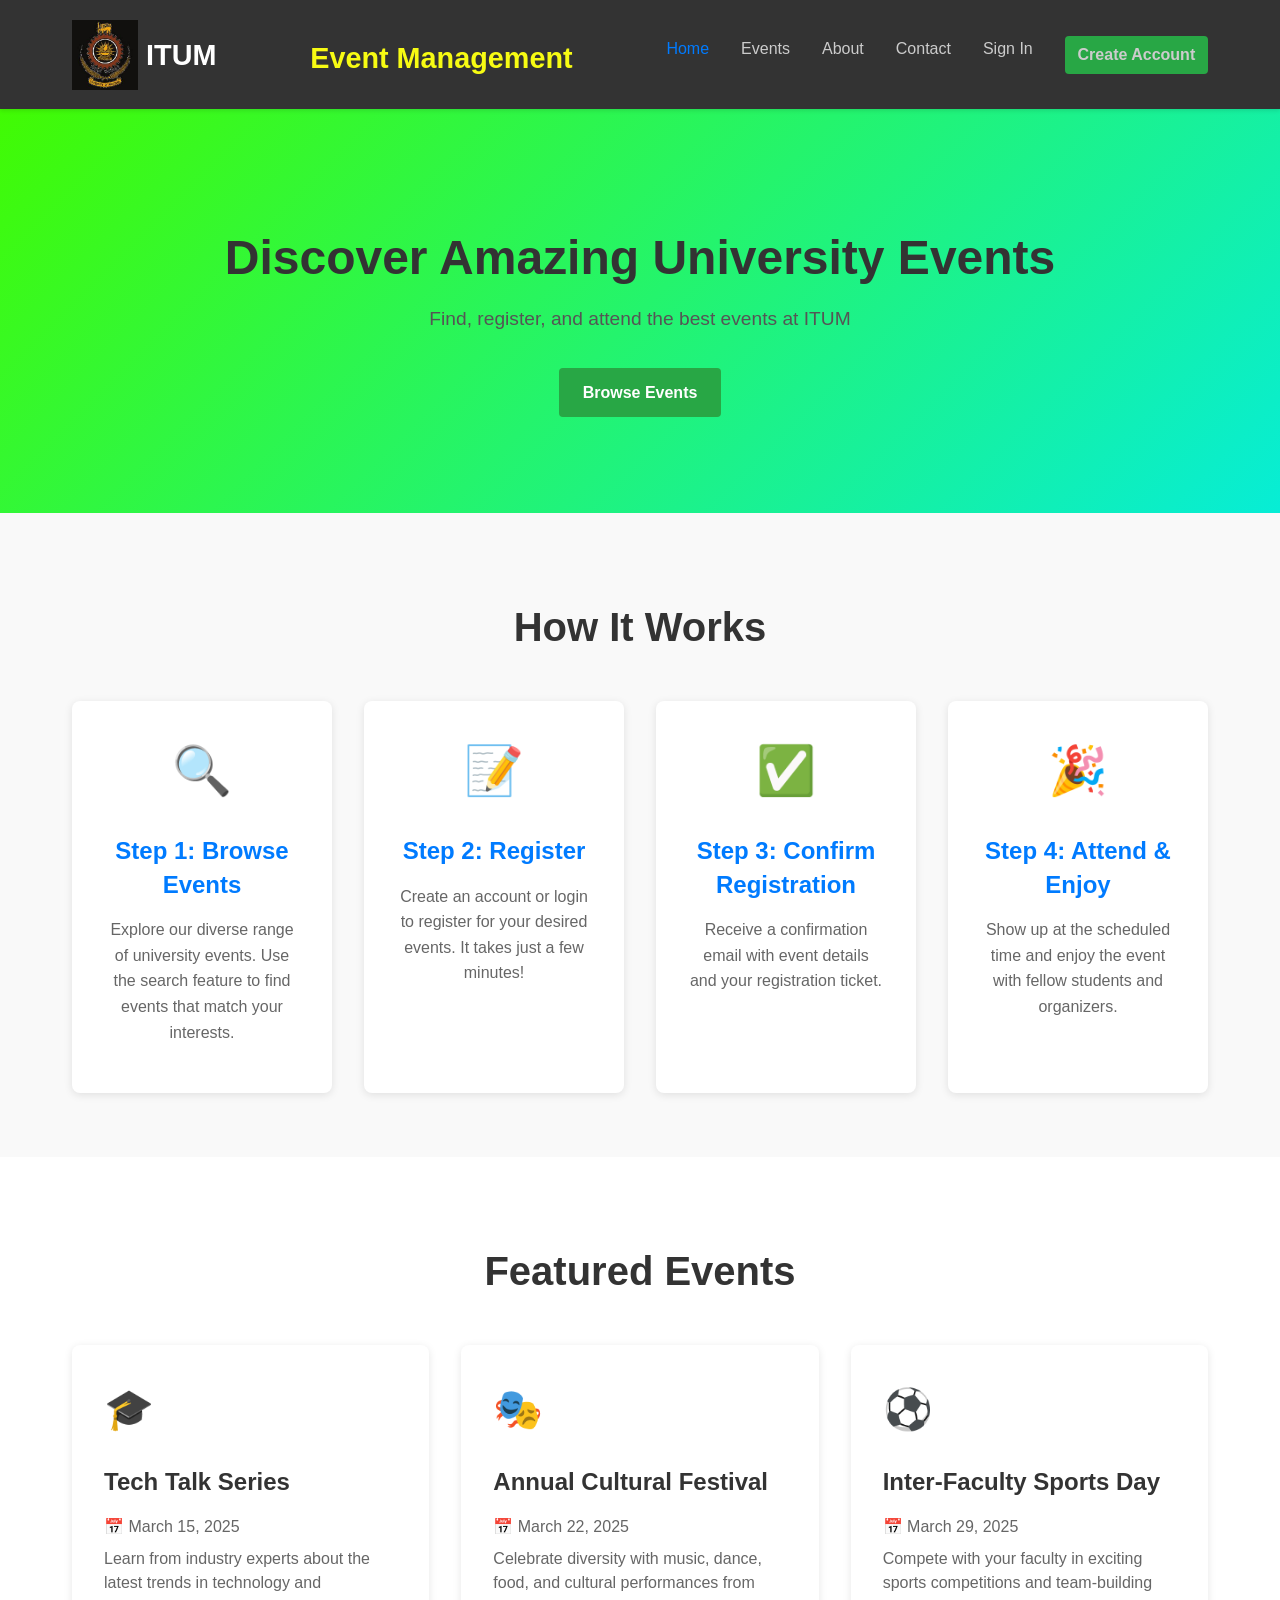
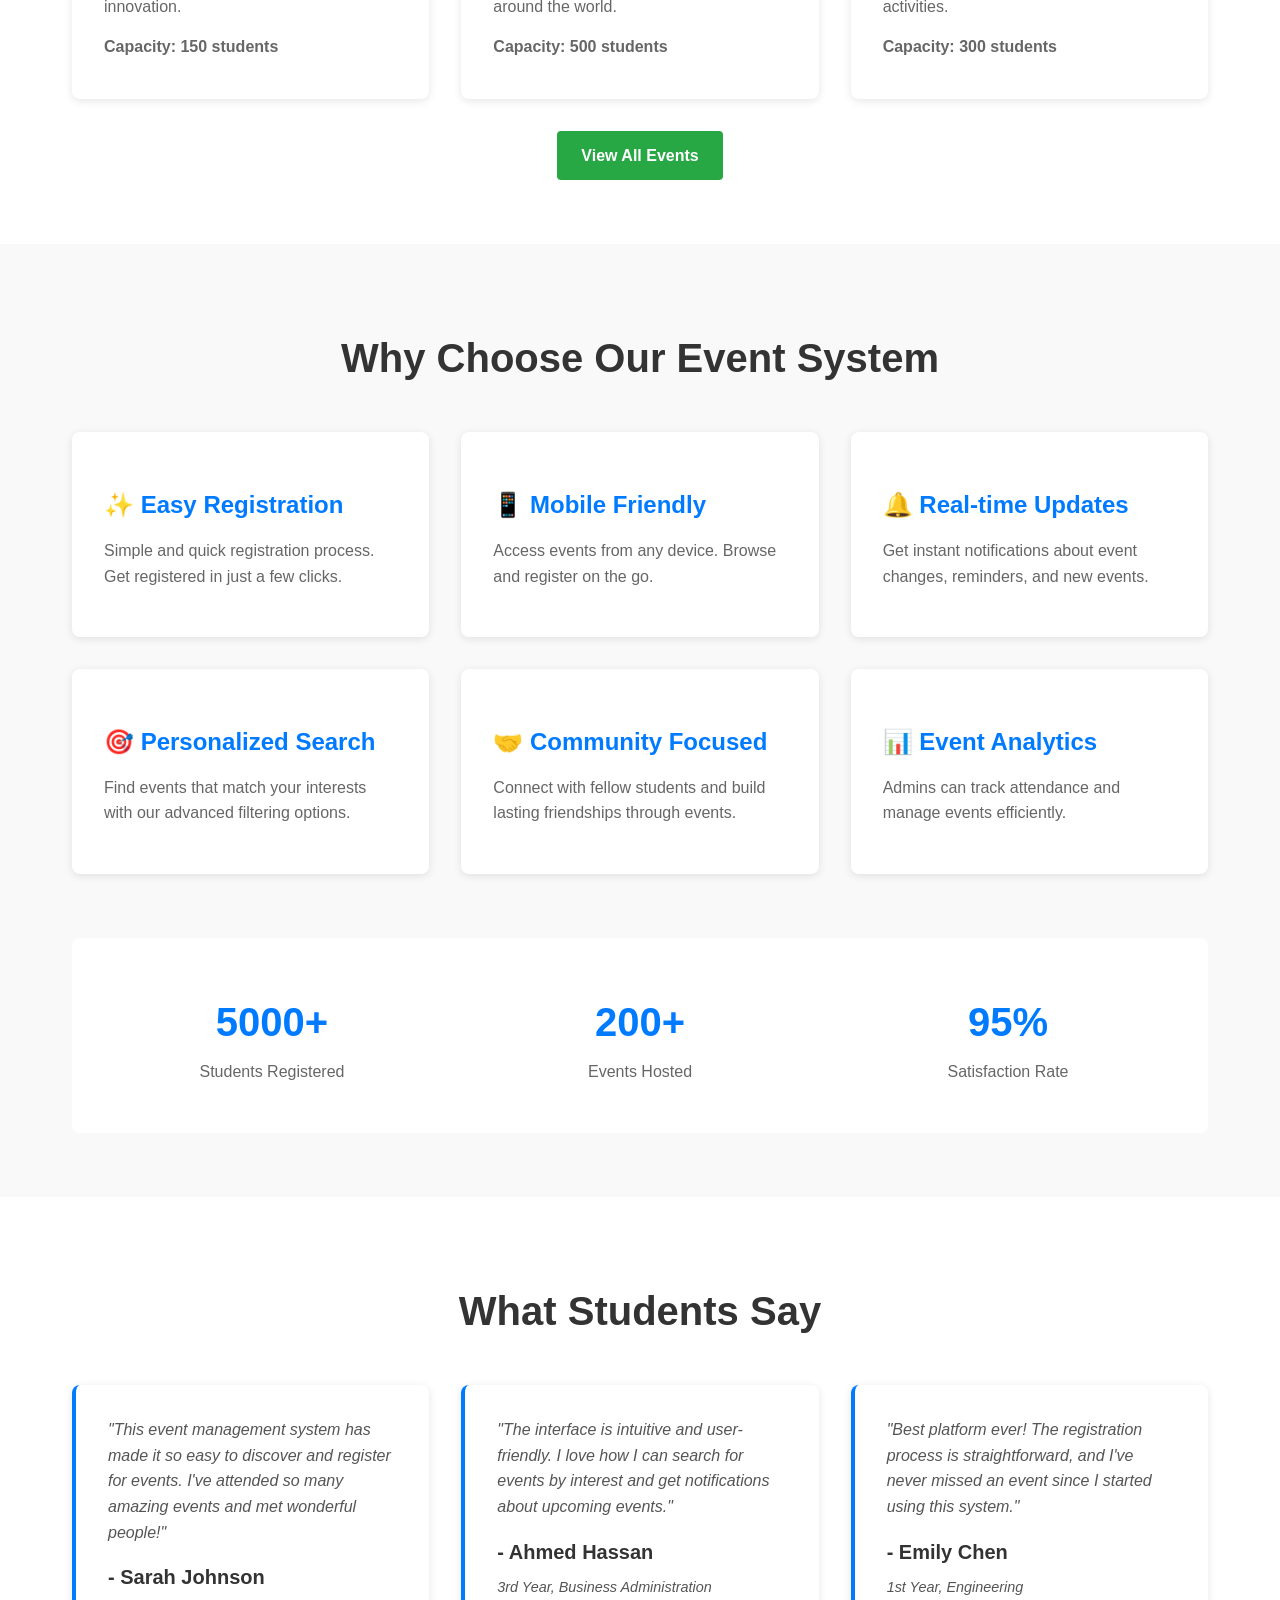
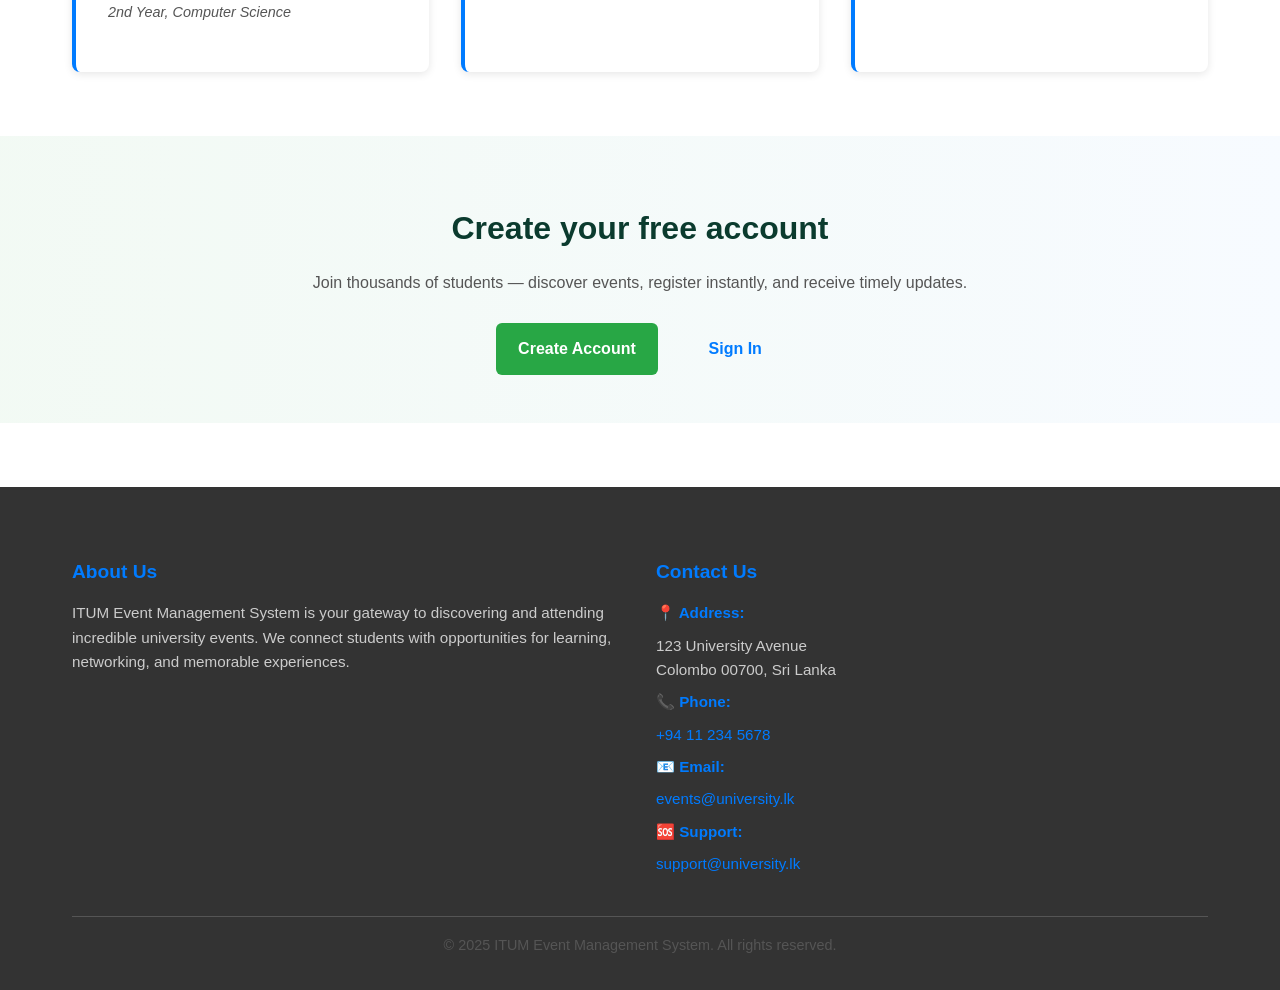
<file: index.html>
<!DOCTYPE html>
<html lang="en">
<head>
    <meta charset="UTF-8">
    <meta name="viewport" content="width=device-width, initial-scale=1.0">
    <title>Event Management System - ITUM</title>
    <link rel="stylesheet" href="style.css">
</head>
<body>
    <nav class="navbar">
        <div class="container">
            <div class="logo">
                <img src="images/logo.jpeg" alt="University crest with the letters ITUM; logo located in the site header; text reads ITUM; formal academic tone">
                <span class="logo-text">ITUM</span>
            </div>
            <h2 class="logo">Event Management</h2>
            <ul class="nav-links">
                <li><a href="index.html" class="active">Home</a></li>
                <li><a href="events.php">Events</a></li>
                <li><a href="#footer">About</a></li>
                <li><a href="#footer">Contact</a></li>

                <!-- New prominent auth links -->
                <li><a href="login.php" class="auth-link">Sign In</a></li>
                <li><a href="register.php" class="btn btn-primary" style="padding:0.4rem 0.8rem;border-radius:4px;">Create Account</a></li>
            </ul>
        </div>
    </nav>

    <!-- Hero Section -->
    <section class="hero">
        <div class="container">
            <h1>Discover Amazing University Events</h1>
            <p>Find, register, and attend the best events at ITUM</p>
            <a href="events.php" class="btn btn-primary">Browse Events</a>
        </div>
    </section>

    <!-- How It Works Section -->
    <section class="how-it-works">
        <div class="container">
            <h2>How It Works</h2>
            <div class="steps-grid">
                <div class="step-card">
                    <div class="step-icon">🔍</div>
                    <h3>Step 1: Browse Events</h3>
                    <p>Explore our diverse range of university events. Use the search feature to find events that match your interests.</p>
                </div>
                <div class="step-card">
                    <div class="step-icon">📝</div>
                    <h3>Step 2: Register</h3>
                    <p>Create an account or login to register for your desired events. It takes just a few minutes!</p>
                </div>
                <div class="step-card">
                    <div class="step-icon">✅</div>
                    <h3>Step 3: Confirm Registration</h3>
                    <p>Receive a confirmation email with event details and your registration ticket.</p>
                </div>
                <div class="step-card">
                    <div class="step-icon">🎉</div>
                    <h3>Step 4: Attend & Enjoy</h3>
                    <p>Show up at the scheduled time and enjoy the event with fellow students and organizers.</p>
                </div>
            </div>
        </div>
    </section>

    <!-- Featured Events Section -->
    <section class="featured-events">
        <div class="container">
            <h2>Featured Events</h2>
            <div class="event-grid">
                <div class="event-card">
                    <div class="event-icon">🎓</div>
                    <h3>Tech Talk Series</h3>
                    <p>📅 March 15, 2025</p>
                    <p>Learn from industry experts about the latest trends in technology and innovation.</p>
                    <p class="capacity">Capacity: 150 students</p>
                </div>
                <div class="event-card">
                    <div class="event-icon">🎭</div>
                    <h3>Annual Cultural Festival</h3>
                    <p>📅 March 22, 2025</p>
                    <p>Celebrate diversity with music, dance, food, and cultural performances from around the world.</p>
                    <p class="capacity">Capacity: 500 students</p>
                </div>
                <div class="event-card">
                    <div class="event-icon">⚽</div>
                    <h3>Inter-Faculty Sports Day</h3>
                    <p>📅 March 29, 2025</p>
                    <p>Compete with your faculty in exciting sports competitions and team-building activities.</p>
                    <p class="capacity">Capacity: 300 students</p>
                </div>
            </div>
            <div style="text-align: center; margin-top: 2rem;">
                <a href="events.php" class="btn btn-primary">View All Events</a>
            </div>
        </div>
    </section>

    <!-- Why Choose Us Section -->
    <section class="why-choose-us">
        <div class="container">
            <h2>Why Choose Our Event System</h2>
            <div class="benefits-grid">
                <div class="benefit-card">
                    <h3>✨ Easy Registration</h3>
                    <p>Simple and quick registration process. Get registered in just a few clicks.</p>
                </div>
                <div class="benefit-card">
                    <h3>📱 Mobile Friendly</h3>
                    <p>Access events from any device. Browse and register on the go.</p>
                </div>
                <div class="benefit-card">
                    <h3>🔔 Real-time Updates</h3>
                    <p>Get instant notifications about event changes, reminders, and new events.</p>
                </div>
                <div class="benefit-card">
                    <h3>🎯 Personalized Search</h3>
                    <p>Find events that match your interests with our advanced filtering options.</p>
                </div>
                <div class="benefit-card">
                    <h3>🤝 Community Focused</h3>
                    <p>Connect with fellow students and build lasting friendships through events.</p>
                </div>
                <div class="benefit-card">
                    <h3>📊 Event Analytics</h3>
                    <p>Admins can track attendance and manage events efficiently.</p>
                </div>
            </div>

            <div class="stats">
                <div class="stat">
                    <h3>5000+</h3>
                    <p>Students Registered</p>
                </div>
                <div class="stat">
                    <h3>200+</h3>
                    <p>Events Hosted</p>
                </div>
                <div class="stat">
                    <h3>95%</h3>
                    <p>Satisfaction Rate</p>
                </div>
            </div>
        </div>
    </section>

    <!-- Student Testimonials Section -->
    <section class="testimonials">
        <div class="container">
            <h2>What Students Say</h2>
            <div class="testimonials-grid">
                <div class="testimonial-card">
                    <p>"This event management system has made it so easy to discover and register for events. I've attended so many amazing events and met wonderful people!"</p>
                    <h4>- Sarah Johnson</h4>
                    <p class="year">2nd Year, Computer Science</p>
                </div>
                <div class="testimonial-card">
                    <p>"The interface is intuitive and user-friendly. I love how I can search for events by interest and get notifications about upcoming events."</p>
                    <h4>- Ahmed Hassan</h4>
                    <p class="year">3rd Year, Business Administration</p>
                </div>
                <div class="testimonial-card">
                    <p>"Best platform ever! The registration process is straightforward, and I've never missed an event since I started using this system."</p>
                    <h4>- Emily Chen</h4>
                    <p class="year">1st Year, Engineering</p>
                </div>
            </div>
        </div>
    </section>

    <!-- Create Account CTA (marketing only, no forms) -->
    <section class="create-account-cta">
        <div class="container">
            <h2>Create your free account</h2>
            <p>Join thousands of students — discover events, register instantly, and receive timely updates.</p>
            <div class="cta-actions">
                <!-- changed: direct link to register.php so button always works -->
                <a id="create-account-btn" href="register.php" class="btn btn-primary">Create Account</a>
                <a href="login.php" class="btn" style="margin-left:1rem;">Sign In</a>
            </div>
        </div>
    </section>

    <!-- Footer -->
    <footer id="footer" class="footer">
        <div class="container">
            <div class="footer-content">
                <!-- About Us -->
                <div class="footer-section">
                    <h3>About Us</h3>
                    <p>ITUM Event Management System is your gateway to discovering and attending incredible university events. We connect students with opportunities for learning, networking, and memorable experiences.</p>
                </div>



                <!-- Contact Information -->
                <div class="footer-section">
                    <h3>Contact Us</h3>
                    <div class="contact-info">
                        <p><strong>📍 Address:</strong></p>
                        <p>123 University Avenue<br>Colombo 00700, Sri Lanka</p>
                        
                        <p><strong>📞 Phone:</strong></p>
                        <p><a href="tel:+94112345678">+94 11 234 5678</a></p>
                        
                        <p><strong>📧 Email:</strong></p>
                        <p><a href="mailto:events@university.lk">events@university.lk</a></p>
                        
                        <p><strong>🆘 Support:</strong></p>
                        <p><a href="mailto:support@university.lk">support@university.lk</a></p>
                    </div>
                </div>
            </div>

            <div class="footer-bottom">
                <p>&copy; 2025 ITUM Event Management System. All rights reserved.</p>
            </div>
        </div>
    </footer>

    <script src="script.js"></script>
</body>
</html>
</file>
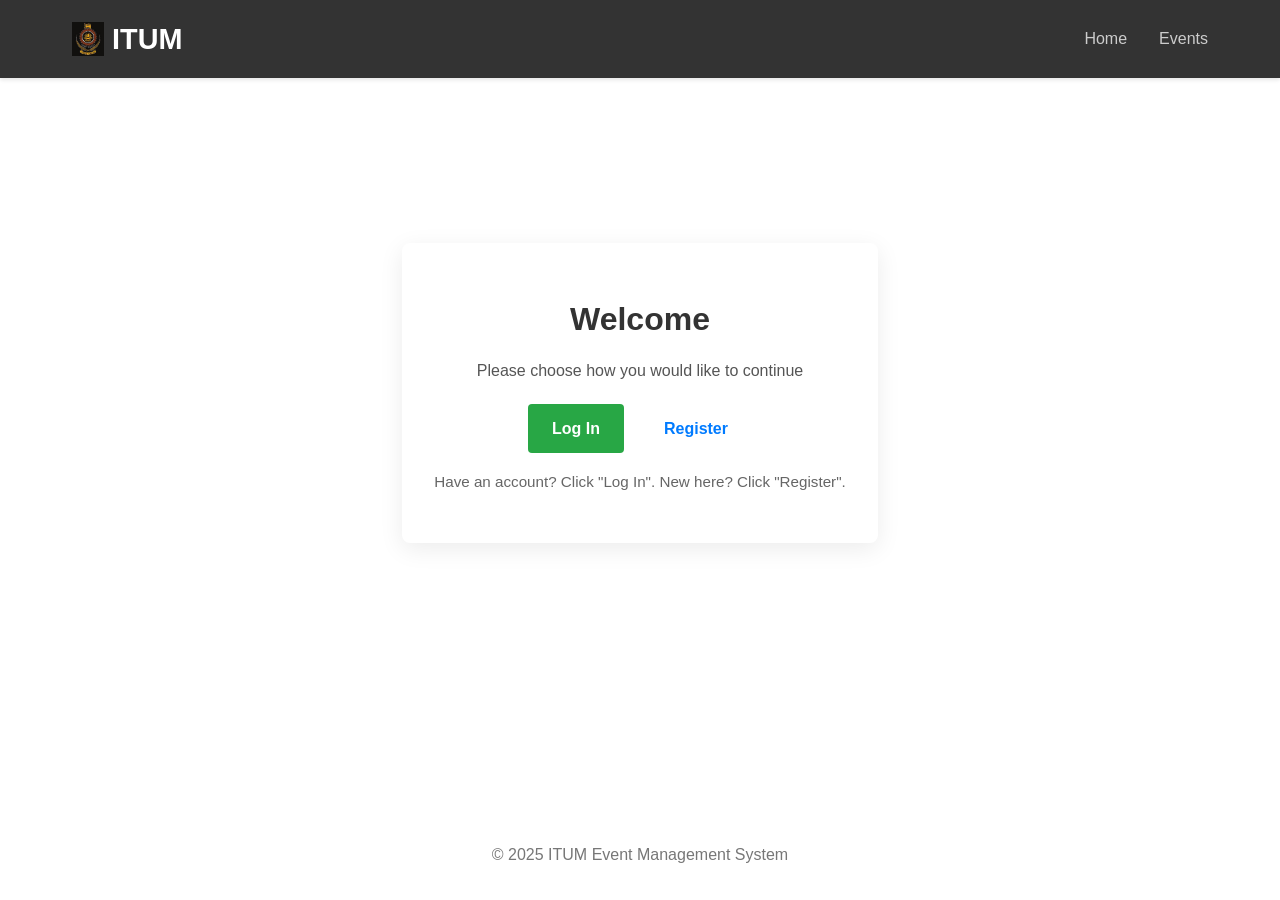
<file: auth.html>
<!DOCTYPE html>
<html lang="en">
<head>
	<meta charset="utf-8" />
	<meta name="viewport" content="width=device-width,initial-scale=1" />
	<title>Authenticate - ITUM Events</title>
	<link rel="stylesheet" href="style.css">
	<style>
		.auth-wrapper { min-height: 70vh; display:flex; align-items:center; justify-content:center; }
		.auth-card { background:#fff; padding:2rem; border-radius:8px; box-shadow:0 6px 24px rgba(0,0,0,0.08); text-align:center; }
		.auth-actions { display:flex; gap:1rem; margin-top:1.25rem; justify-content:center; }
		.auth-actions a.btn { padding:0.75rem 1.5rem; }
	</style>
</head>
<body>
	<nav class="navbar">
		<div class="container">
			<div class="logo">
				<img src="images/logo.jpeg" alt="ITUM logo" style="height:34px">
				<span class="logo-text">ITUM</span>
			</div>
			<ul class="nav-links">
				<li><a href="index.html">Home</a></li>
				<li><a href="events.php">Events</a></li>
			</ul>
		</div>
	</nav>

	<main class="auth-wrapper">
		<div class="auth-card container" style="max-width:520px;">
			<h2>Welcome</h2>
			<p>Please choose how you would like to continue</p>

			<div class="auth-actions">
				<a href="login.html" class="btn btn-primary">Log In</a>
				<a href="register.html" class="btn">Register</a>
			</div>

			<p style="margin-top:1rem;color:#666;font-size:0.95rem;">Have an account? Click "Log In". New here? Click "Register".</p>
		</div>
	</main>

	<footer style="margin-top:auto;">
		<div class="container" style="padding:2rem 0;text-align:center;color:#777;">&copy; 2025 ITUM Event Management System</div>
	</footer>
</body>
</html>
</file>
<file: style.css>
/* Global Styles */
* {
    margin: 0;
    padding: 0;
    box-sizing: border-box;
}

body {
    font-family: 'Segoe UI', Tahoma, Geneva, Verdana, sans-serif;
    line-height: 1.6;
    color: #333;
    background-color: #ffffff;
    overflow-x: hidden;
    min-height: 100vh;
    display: flex;
    flex-direction: column;
}

html {
    scroll-behavior: smooth;
}

/* Typography */
h1, h2, h3, h4, h5, h6 {
    font-weight: 600;
    color: #333;
    margin-top: 1.5rem;
    margin-bottom: 1rem;
}

h1 {
    font-size: 2.5rem;
    line-height: 1.2;
}

h2 {
    font-size: 2rem;
    line-height: 1.3;
}

h3 {
    font-size: 1.5rem;
    line-height: 1.4;
}

h4 {
    font-size: 1.25rem;
}

h5 {
    font-size: 1.1rem;
}

h6 {
    font-size: 1rem;
}

p {
    margin-bottom: 1rem;
    line-height: 1.7;
    color: #555;
}

a {
    color: #007bff;
    text-decoration: none;
    transition: color 0.3s ease;
}

a:hover {
    color: #0056b3;
}

/* Hero Section */
.hero {
    background: linear-gradient(135deg, #41fb03 0%, #07edd6 100%);
    color: white;
    padding: 6rem 0;
    text-align: center;
}

.hero h1 {
    font-size: 3rem;
    margin-bottom: 1rem;
    font-weight: bold;
    animation: fadeInDown 0.8s ease-out;
}

.hero p {
    font-size: 1.2rem;
    margin-bottom: 2rem;
    animation: fadeInUp 0.8s ease-out 0.2s both;
}

@keyframes fadeInDown {
    from {
        opacity: 0;
        transform: translateY(-30px);
    }
    to {
        opacity: 1;
        transform: translateY(0);
    }
}

@keyframes fadeInUp {
    from {
        opacity: 0;
        transform: translateY(30px);
    }
    to {
        opacity: 1;
        transform: translateY(0);
    }
}

/* How It Works Section */
.how-it-works {
    padding: 4rem 0;
    background-color: #f9f9f9;
}

.how-it-works h2 {
    text-align: center;
    margin-bottom: 3rem;
    font-size: 2.5rem;
    color: #333;
}

.steps-grid {
    display: grid;
    grid-template-columns: repeat(auto-fit, minmax(250px, 1fr));
    gap: 2rem;
    margin-top: 2rem;
}

.step-card {
    background: white;
    padding: 2rem;
    border-radius: 8px;
    box-shadow: 0 2px 8px rgba(0, 0, 0, 0.1);
    text-align: center;
    transition: transform 0.3s ease, box-shadow 0.3s ease;
}

.step-card:hover {
    transform: translateY(-5px);
    box-shadow: 0 4px 16px rgba(0, 0, 0, 0.15);
}

.step-icon {
    font-size: 3rem;
    margin-bottom: 1rem;
    display: block;
}

.step-card h3 {
    color: #007bff;
    margin-bottom: 1rem;
}

.step-card p {
    color: #666;
    line-height: 1.6;
}

/* Featured Events Section */
.featured-events {
    padding: 4rem 0;
}

.featured-events h2 {
    text-align: center;
    margin-bottom: 3rem;
    font-size: 2.5rem;
    color: #333;
}

.event-grid {
    display: grid;
    grid-template-columns: repeat(auto-fit, minmax(300px, 1fr));
    gap: 2rem;
    margin-bottom: 2rem;
}

.event-card {
    background: white;
    padding: 2rem;
    border-radius: 8px;
    box-shadow: 0 2px 8px rgba(0, 0, 0, 0.1);
    transition: transform 0.3s ease, box-shadow 0.3s ease;
}

.event-card:hover {
    transform: translateY(-5px);
    box-shadow: 0 4px 16px rgba(0, 0, 0, 0.15);
}

.event-icon {
    font-size: 2.5rem;
    margin-bottom: 1rem;
    display: block;
}

.event-card h3 {
    color: #333;
    margin-bottom: 1rem;
}

.event-card p {
    color: #666;
    margin-bottom: 0.5rem;
    line-height: 1.5;
}

.capacity {
    font-weight: bold;
    color: #007bff;
    margin-top: 1rem;
}

/* Why Choose Us Section */
.why-choose-us {
    padding: 4rem 0;
    background-color: #f9f9f9;
}

.why-choose-us h2 {
    text-align: center;
    margin-bottom: 3rem;
    font-size: 2.5rem;
    color: #333;
}

.benefits-grid {
    display: grid;
    grid-template-columns: repeat(auto-fit, minmax(280px, 1fr));
    gap: 2rem;
    margin-bottom: 4rem;
}

.benefit-card {
    background: white;
    padding: 2rem;
    border-radius: 8px;
    box-shadow: 0 2px 8px rgba(0, 0, 0, 0.1);
    transition: transform 0.3s ease, box-shadow 0.3s ease;
}

.benefit-card:hover {
    transform: translateY(-5px);
    box-shadow: 0 4px 16px rgba(0, 0, 0, 0.15);
}

.benefit-card h3 {
    color: #007bff;
    margin-bottom: 1rem;
}

.benefit-card p {
    color: #666;
    line-height: 1.6;
}

.stats {
    display: grid;
    grid-template-columns: repeat(auto-fit, minmax(200px, 1fr));
    gap: 2rem;
    text-align: center;
    margin-top: 3rem;
    padding: 2rem;
    background: white;
    border-radius: 8px;
}

.stat h3 {
    font-size: 2.5rem;
    color: #007bff;
    margin-bottom: 0.5rem;
}

.stat p {
    color: #666;
    font-size: 1rem;
}

/* Testimonials Section */
.testimonials {
    padding: 4rem 0;
}

.testimonials h2 {
    text-align: center;
    margin-bottom: 3rem;
    font-size: 2.5rem;
    color: #333;
}

.testimonials-grid {
    display: grid;
    grid-template-columns: repeat(auto-fit, minmax(300px, 1fr));
    gap: 2rem;
    margin-top: 2rem;
}

.testimonial-card {
    background: white;
    padding: 2rem;
    border-radius: 8px;
    box-shadow: 0 2px 8px rgba(0, 0, 0, 0.1);
    border-left: 4px solid #007bff;
    transition: transform 0.3s ease, box-shadow 0.3s ease;
}

.testimonial-card:hover {
    transform: translateY(-5px);
    box-shadow: 0 4px 16px rgba(0, 0, 0, 0.15);
}

.testimonial-card p {
    font-style: italic;
    color: #555;
    margin-bottom: 1rem;
    line-height: 1.6;
}

.testimonial-card h4 {
    margin: 1rem 0 0.5rem 0;
    color: #333;
    font-weight: bold;
}

.year {
    color: #999;
    font-size: 0.9rem;
}

/* Newsletter Section */
.newsletter {
    padding: 4rem 0;
    background: linear-gradient(135deg, #007bff 0%, #0056b3 100%);
    color: white;
    text-align: center;
}

.newsletter h2 {
    color: white;
    font-size: 2.5rem;
    margin-bottom: 1rem;
}

.newsletter p {
    color: rgba(255, 255, 255, 0.9);
    font-size: 1.1rem;
    margin-bottom: 2rem;
}

.newsletter-form {
    display: flex;
    gap: 1rem;
    margin: 2rem 0;
    max-width: 500px;
    margin-left: auto;
    margin-right: auto;
}

.newsletter-form input {
    flex: 1;
    padding: 0.75rem 1rem;
    border: none;
    border-radius: 4px;
    font-size: 1rem;
}

.newsletter-form input:focus {
    outline: none;
    box-shadow: 0 0 0 3px rgba(255, 255, 255, 0.3);
}

.newsletter-note {
    font-size: 0.9rem;
    opacity: 0.9;
}

/* Button Styles */
.btn {
    display: inline-block;
    padding: 0.75rem 1.5rem;
    text-decoration: none;
    border-radius: 4px;
    transition: all 0.3s ease;
    border: none;
    cursor: pointer;
    font-size: 1rem;
    font-weight: 600;
}

.btn-primary {
    background-color: #28a745;
    color: white;
}

.btn-primary:hover {
    background-color: #218838;
    transform: translateY(-2px);
    box-shadow: 0 4px 8px rgba(0, 0, 0, 0.2);
}

/* Footer */
.footer {
    background-color: #333;
    color: #fff;
    padding: 3rem 0 1rem 0;
    margin-top: 4rem;
}

.footer-content {
    display: grid;
    grid-template-columns: repeat(auto-fit, minmax(250px, 1fr));
    gap: 2rem;
    margin-bottom: 2rem;
}

.footer-section h3 {
    margin-bottom: 1rem;
    color: #007bff;
    font-size: 1.2rem;
}

.footer-section p {
    line-height: 1.6;
    color: #ccc;
    font-size: 0.95rem;
}

.footer-links {
    list-style: none;
    padding: 0;
    margin: 0;
}

.footer-links li {
    margin-bottom: 0.5rem;
}

.footer-links a {
    color: #ccc;
    text-decoration: none;
    transition: color 0.3s ease;
    font-size: 0.95rem;
}

.footer-links a:hover {
    color: #007bff;
}

.contact-info p {
    margin: 0.5rem 0;
    color: #ccc;
    font-size: 0.95rem;
}

.contact-info strong {
    color: #007bff;
}

.contact-info a {
    color: #007bff;
    text-decoration: none;
    transition: color 0.3s ease;
}

.contact-info a:hover {
    text-decoration: underline;
}

.footer-bottom {
    border-top: 1px solid #555;
    padding-top: 1rem;
    text-align: center;
    color: #999;
    font-size: 0.9rem;
}

/* Container */
.container {
    max-width: 1200px;
    margin: 0 auto;
    padding: 0 2rem;
}

/* Navbar */
.navbar {
    background-color: #333;
    color: white;
    padding: 1rem 0;
    position: sticky;
    top: 0;
    z-index: 100;
    box-shadow: 0 2px 4px rgba(0, 0, 0, 0.1);
}

.navbar .container {
    display: flex;
    justify-content: space-between;
    align-items: center;
}

.logo {
    display: flex;
    align-items: center;
    gap: 0.5rem;
    font-size: 1.8rem;
    font-weight: bold;
    color: #f7fb13;
}

.logo img {
    height: 70px;
    width: auto;
}

.logo-text {
    color: white;
}

.nav-links {
    display: flex;
    list-style: none;
    gap: 2rem;
    margin: 0;
    padding: 0;
}

.nav-links a {
    color: #ccc;
    text-decoration: none;
    transition: color 0.3s ease;
    font-size: 1rem;
}

.nav-links a:hover,
.nav-links a.active {
    color: #007bff;
}

/* Create Account CTA */
.create-account-cta {
    padding: 3rem 0;
    background: linear-gradient(90deg, rgba(40,167,69,0.06), rgba(0,123,255,0.03));
    text-align: center;
}

.create-account-cta .container {
    display: flex;
    flex-direction: column;
    align-items: center;
    gap: 1rem;
    max-width: 900px;
    margin: 0 auto;
}

.create-account-cta h2 {
    font-size: 2rem;
    color: #0b3b2e;
    margin-bottom: 0.25rem;
}

.create-account-cta p {
    color: #555;
    max-width: 800px;
    line-height: 1.6;
    margin: 0;
}

.create-account-cta .cta-actions {
    margin-top: 0.75rem;
    display: flex;
    gap: 0.75rem;
    align-items: center;
    justify-content: center;
}

.create-account-cta .btn {
    padding: 0.8rem 1.4rem;
    border-radius: 6px;
    font-weight: 600;
}

@media (max-width: 600px) {
    .create-account-cta .cta-actions {
        flex-direction: column;
    }

    .create-account-cta .btn {
        width: 100%;
        text-align: center;
    }
}

/* Responsive Design */
@media (max-width: 768px) {
    .hero h1 {
        font-size: 2rem;
    }

    .hero p {
        font-size: 1rem;
    }

    .newsletter-form {
        flex-direction: column;
    }

    .nav-links {
        gap: 1rem;
        font-size: 0.9rem;
    }

    .how-it-works h2,
    .featured-events h2,
    .why-choose-us h2,
    .testimonials h2 {
        font-size: 2rem;
    }

    .stats {
        grid-template-columns: 1fr;
    }
}

@media (max-width: 480px) {
    .navbar .container {
        flex-direction: column;
        gap: 1rem;
        
    }

    .nav-links {
        flex-direction: column;
        gap: 0.5rem;
        width: 100%;
    }

    .hero h1 {
        font-size: 1.5rem;
    }

    .steps-grid,
    .benefits-grid,
    .testimonials-grid {
        grid-template-columns: 1fr;
    }

    .newsletter-form {
        width: 100%;
    }

    .container {
        padding: 0 1rem;
    }
}
</file>
